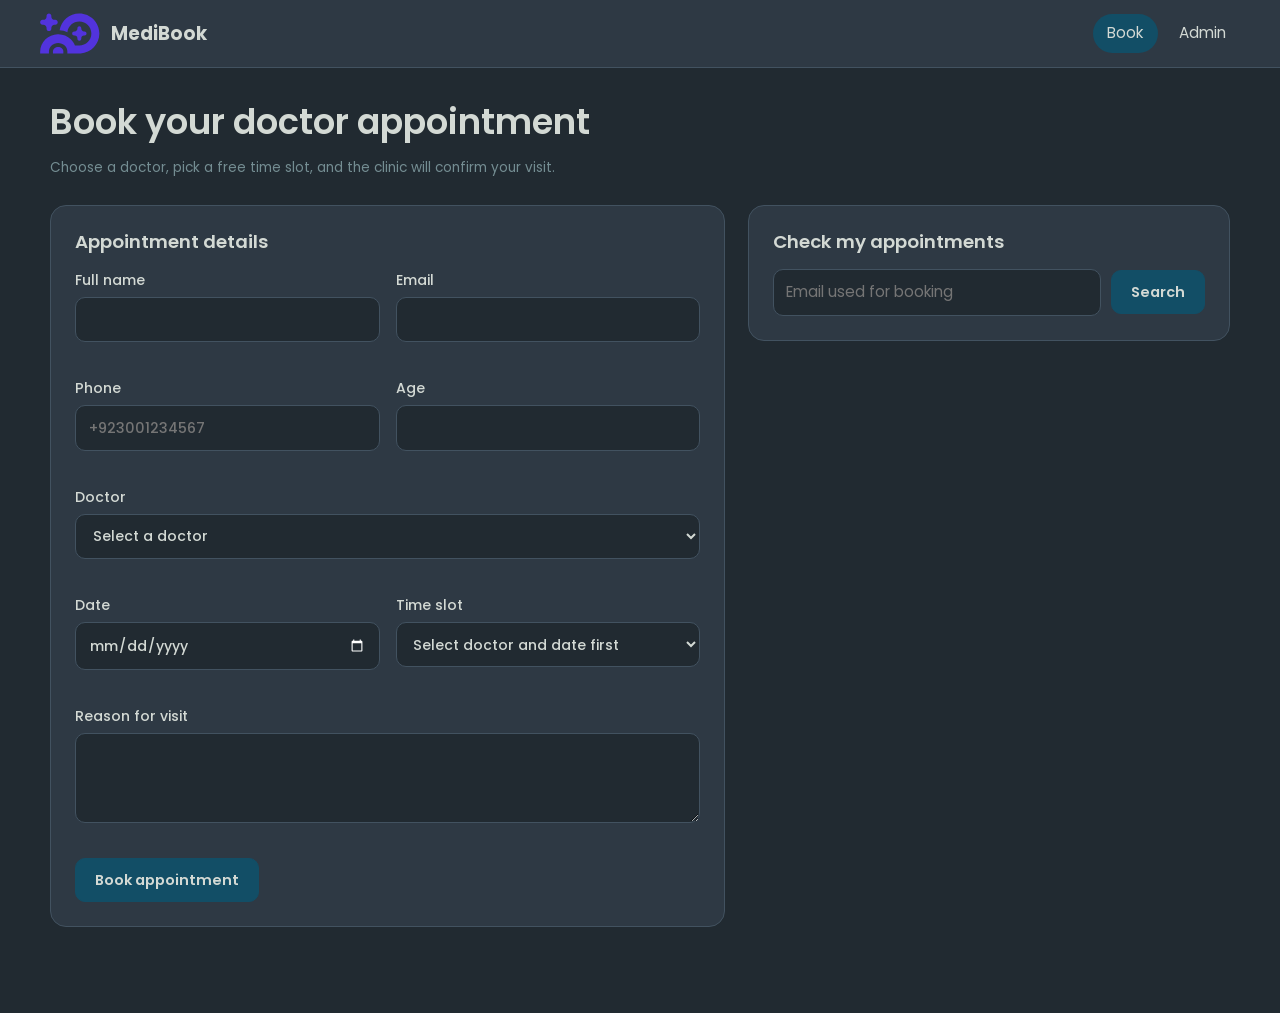
<file: index.html>
<!doctype html>
<html lang="en">
  <head>
    <meta charset="utf-8" />
    <meta name="viewport" content="width=device-width, initial-scale=1" />
    <title>MediBook – Book a Doctor Appointment</title>
    <link rel="preconnect" href="https://fonts.googleapis.com" />
    <link rel="preconnect" href="https://fonts.gstatic.com" crossorigin />
    <link
      href="https://fonts.googleapis.com/css2?family=Poppins:wght@400;500;600;700&display=swap"
      rel="stylesheet"
    />
    <link rel="stylesheet" href="style.css" />
  </head>
  <body data-page="user">
    <header class="top">
      <div
        style="
          display: flex;
          justify-content: center;
          align-items: center;
          gap: 10px;
        "
      >
        <img src="./logo.svg" alt="" />
        <a class="brand" href="index.html">MediBook</a>
      </div>
      <nav>
        <a class="on" href="index.html">Book</a><a href="admin.html">Admin</a>
      </nav>
    </header>
    <main class="wrap">
      <div class="hero">
        <h1>Book your doctor appointment</h1>
        <p class="mute">
          Choose a doctor, pick a free time slot, and the clinic will confirm
          your visit.
        </p>
      </div>
      <div class="cols">
        <form id="appForm" class="card" novalidate>
          <h2>Appointment details</h2>
          <div class="grid">
            <label
              >Full name<input
                name="name"
                autocomplete="name"
                maxlength="40" /><small class="err" data-for="name"></small
            ></label>
            <label
              >Email<input
                name="email"
                type="email"
                autocomplete="email" /><small
                class="err"
                data-for="email"
              ></small
            ></label>
            <label
              >Phone<input
                name="phone"
                type="tel"
                placeholder="+923001234567"
                autocomplete="tel" /><small class="err" data-for="phone"></small
            ></label>
            <label
              >Age<input name="age" type="number" min="1" max="120" /><small
                class="err"
                data-for="age"
              ></small
            ></label>
            <label class="full"
              >Doctor<select name="doctor"></select
              ><small class="err" data-for="doctor"></small
            ></label>
            <label
              >Date<input name="date" type="date" /><small
                class="err"
                data-for="date"
              ></small
            ></label>
            <label
              >Time slot<select name="time"></select
              ><small class="err" data-for="time"></small
            ></label>
            <label class="full"
              >Reason for visit<textarea
                name="reason"
                maxlength="200"
              ></textarea
              ><small class="err" data-for="reason"></small
            ></label>
          </div>
          <button class="btn" type="submit" style="margin-top: 1rem">
            Book appointment
          </button>
          <div id="done" class="ok" role="status" hidden></div>
        </form>
        <section class="card">
          <h2>Check my appointments</h2>
          <div class="row">
            <input
              id="lookEmail"
              type="email"
              placeholder="Email used for booking"
              aria-label="Email"
            />
            <button id="lookBtn" class="btn" type="button">Search</button>
          </div>
          <small class="err" id="lookErr"></small>
          <div id="mine"></div>
        </section>
      </div>
    </main>
    <script src="script.js"></script>
  </body>
</html>
</file>
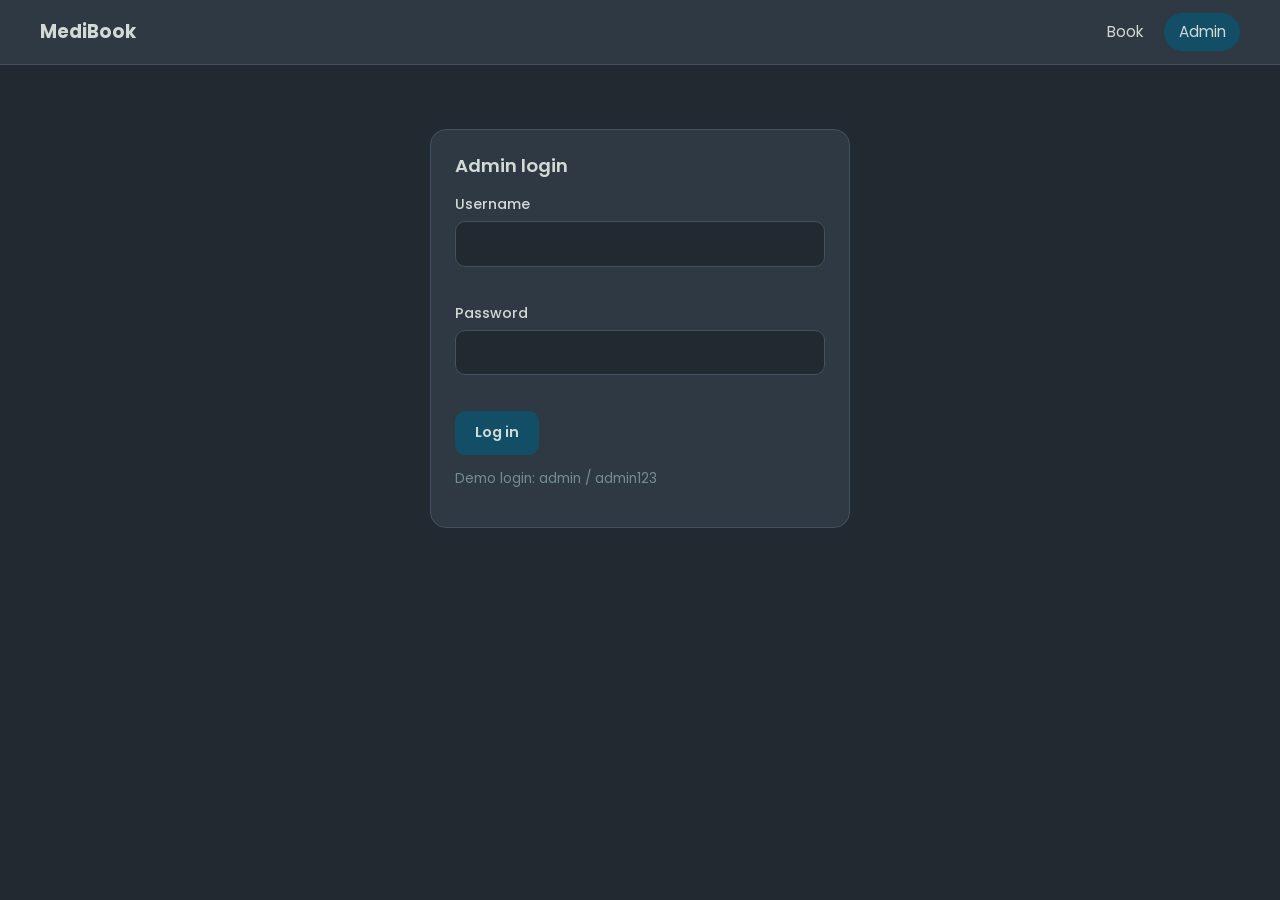
<file: admin.html>
<!DOCTYPE html>
<html lang="en">
<head>
<meta charset="utf-8">
<meta name="viewport" content="width=device-width, initial-scale=1">
<title>MediBook – Admin Panel</title>
<link rel="preconnect" href="https://fonts.googleapis.com">
<link rel="preconnect" href="https://fonts.gstatic.com" crossorigin>
<link href="https://fonts.googleapis.com/css2?family=Poppins:wght@400;500;600;700&display=swap" rel="stylesheet">
<link rel="stylesheet" href="style.css">
</head>
<body data-page="admin">
<header class="top">
  <a class="brand" href="index.html">MediBook</a>
  <nav><a href="index.html">Book</a><a class="on" href="admin.html">Admin</a><button id="logout" class="btn ghost sm" hidden>Log out</button></nav>
</header>
<main class="wrap">
  <section id="login" class="card login">
    <h2>Admin login</h2>
    <form id="loginForm" novalidate>
      <div class="grid">
        <label class="full">Username<input name="user" autocomplete="username"><small class="err" data-for="user"></small></label>
        <label class="full">Password<input name="pass" type="password" autocomplete="current-password"><small class="err" data-for="pass"></small></label>
      </div>
      <button class="btn" type="submit" style="margin-top:1rem">Log in</button>
      <p class="mute">Demo login: admin / admin123</p>
    </form>
  </section>

  <div id="panel" hidden>
    <div class="hero"><h1>Admin dashboard</h1><p class="mute">Manage appointments and doctors.</p></div>
    <div class="stats" id="stats"></div>

    <section class="card">
      <h2>All appointments</h2>
      <div class="row" style="margin-bottom:1rem">
        <input id="fSearch" placeholder="Search by patient, email, doctor or ID" aria-label="Search">
        <select id="fStatus" aria-label="Filter by status"><option value="">All statuses</option><option>Pending</option><option>Scheduled</option><option>Cancelled</option></select>
      </div>
      <div class="tbl">
        <table>
          <thead><tr><th>ID</th><th>Patient</th><th>Doctor</th><th>Date and time</th><th>Reason</th><th>Status</th><th>Actions</th></tr></thead>
          <tbody id="tbody"></tbody>
        </table>
      </div>
    </section>

    <section class="card">
      <h2>Doctors</h2>
      <form id="docForm" novalidate>
        <div class="grid" style="grid-template-columns:repeat(auto-fit,minmax(180px,1fr))">
          <label>Name<input name="name" placeholder="Dr. Full Name" maxlength="40"><small class="err" data-for="name"></small></label>
          <label>Specialization<input name="spec" placeholder="Cardiology" maxlength="30"><small class="err" data-for="spec"></small></label>
          <label>Experience (years)<input name="exp" type="number" min="0" max="60"><small class="err" data-for="exp"></small></label>
        </div>
        <button class="btn" type="submit" style="margin-top:.6rem">Add doctor</button>
      </form>
      <div id="docs" style="margin-top:1rem"></div>
    </section>
  </div>
</main>

<dialog id="dlg">
  <h2>Schedule appointment</h2>
  <p class="mute" id="dlgInfo"></p>
  <form id="dlgForm" novalidate>
    <div class="grid">
      <label>Date<input name="date" type="date"><small class="err" data-for="date"></small></label>
      <label>Time slot<select name="time"></select><small class="err" data-for="time"></small></label>
    </div>
    <div class="row" style="margin-top:1rem;justify-content:flex-end">
      <button type="button" id="dlgCancel" class="btn ghost">Close</button>
      <button type="submit" class="btn">Confirm schedule</button>
    </div>
  </form>
</dialog>
<script src="script.js"></script>
</body>
</html>
</file>
<file: style.css>
:root {
  --bg: #212a31;
  --panel: #2e3944;
  --accent: #124e66;
  --mute: #748d92;
  --text: #d3d9d4;
  --line: #425260;
  --bad: #e8878f;
  --ok: #7fd1a3;
}
* {
  box-sizing: border-box;
}
[hidden] {
  display: none !important;
}
body {
  margin: 0;
  background: var(--bg);
  color: var(--text);
  font:
    400 0.95rem/1.6 'Poppins',
    system-ui,
    sans-serif;
  color-scheme: dark;
}
h1,
h2,
h3 {
  margin: 0;
  font-weight: 600;
  line-height: 1.25;
}
h2 {
  font-size: 1.15rem;
  margin-bottom: 1rem;
}
.mute {
  color: var(--mute);
  font-size: 0.85rem;
}
.top {
  position: sticky;
  top: 0;
  z-index: 5;
  display: flex;
  justify-content: space-between;
  align-items: center;
  gap: 1rem;
  padding: 0.8rem clamp(1rem, 4vw, 2.5rem);
  background: var(--panel);
  border-bottom: 1px solid var(--line);
}
.brand {
  display: flex;
  align-items: center;
  gap: 0.6rem;
  font-weight: 700;
  font-size: 1.15rem;
  color: var(--text);
  text-decoration: none;
}
nav {
  display: flex;
  align-items: center;
  gap: 0.4rem;
}
nav a {
  padding: 0.45rem 0.9rem;
  border-radius: 999px;
  color: var(--text);
  text-decoration: none;
}
nav a.on,
nav a:hover {
  background: var(--accent);
}
.wrap {
  width: min(1180px, 100% - 2rem);
  margin: 2rem auto 4rem;
}
.hero {
  margin-bottom: 1.6rem;
}
.hero h1 {
  font-size: clamp(1.5rem, 3.4vw, 2.2rem);
  margin-bottom: 0.4rem;
}
.cols {
  display: grid;
  grid-template-columns: 1.4fr 1fr;
  gap: 1.4rem;
  align-items: start;
}
.card {
  background: var(--panel);
  border: 1px solid var(--line);
  border-radius: 16px;
  padding: 1.5rem;
  margin-bottom: 1.4rem;
}
.grid {
  display: grid;
  grid-template-columns: repeat(2, 1fr);
  gap: 1rem;
}
.full {
  grid-column: 1/-1;
}
label {
  display: grid;
  gap: 0.35rem;
  font-weight: 500;
  font-size: 0.88rem;
  align-content: start;
}
input,
select,
textarea {
  width: 100%;
  font: inherit;
  color: var(--text);
  background: var(--bg);
  border: 1px solid var(--line);
  border-radius: 10px;
  padding: 0.65rem 0.8rem;
}
textarea {
  min-height: 90px;
  resize: vertical;
}
input:focus,
select:focus,
textarea:focus {
  outline: 0;
  border-color: var(--mute);
  box-shadow: 0 0 0 3px rgba(18, 78, 102, 0.7);
}
.bad {
  border-color: var(--bad);
}
.err {
  color: var(--bad);
  font-size: 0.78rem;
  font-weight: 400;
  min-height: 1.1em;
}
.btn {
  font:
    600 0.9rem 'Poppins',
    sans-serif;
  cursor: pointer;
  color: var(--text);
  background: var(--accent);
  border: 1px solid var(--accent);
  border-radius: 10px;
  padding: 0.65rem 1.2rem;
}
.btn:hover {
  filter: brightness(1.25);
}
.btn.ghost {
  background: transparent;
  border-color: var(--mute);
}
.btn.danger {
  background: transparent;
  border-color: var(--bad);
  color: var(--bad);
}
.btn.sm {
  padding: 0.3rem 0.7rem;
  font-size: 0.78rem;
}
.row {
  display: flex;
  gap: 0.6rem;
  flex-wrap: wrap;
  align-items: center;
}
.row input,
.row select {
  flex: 1;
  min-width: 150px;
}
.ok {
  background: rgba(127, 209, 163, 0.12);
  border: 1px solid var(--ok);
  color: var(--ok);
  padding: 0.9rem 1rem;
  border-radius: 12px;
  margin-top: 1rem;
}
.item {
  display: flex;
  justify-content: space-between;
  gap: 1rem;
  align-items: center;
  padding: 0.9rem 0;
  border-top: 1px solid var(--line);
}
.badge {
  display: inline-block;
  padding: 0.15rem 0.7rem;
  border-radius: 999px;
  font-size: 0.76rem;
  font-weight: 600;
  border: 1px solid;
}
.b-pending {
  color: var(--text);
  border-color: var(--mute);
}
.b-scheduled {
  background: var(--accent);
  border-color: var(--accent);
}
.b-cancelled {
  color: var(--bad);
  border-color: var(--bad);
}
.stats {
  display: grid;
  grid-template-columns: repeat(auto-fit, minmax(170px, 1fr));
  gap: 1rem;
  margin-bottom: 1.4rem;
}
.stats div {
  background: var(--panel);
  border: 1px solid var(--line);
  border-radius: 14px;
  padding: 1rem 1.2rem;
}
.stats b {
  display: block;
  font-size: 1.9rem;
  line-height: 1.2;
}
.tbl {
  overflow-x: auto;
}
table {
  width: 100%;
  border-collapse: collapse;
  min-width: 820px;
}
th,
td {
  text-align: left;
  padding: 0.75rem 0.6rem;
  border-top: 1px solid var(--line);
  vertical-align: top;
}
th {
  color: var(--mute);
  font-weight: 500;
  font-size: 0.82rem;
  border-top: 0;
}
.reason {
  max-width: 220px;
  overflow-wrap: anywhere;
}
.acts {
  display: flex;
  gap: 0.4rem;
  flex-wrap: wrap;
}
.login {
  max-width: 420px;
  margin: 4rem auto;
}
dialog {
  background: var(--panel);
  color: var(--text);
  border: 1px solid var(--mute);
  border-radius: 16px;
  padding: 1.5rem;
  width: min(420px, 92vw);
}
dialog::backdrop {
  background: rgba(0, 0, 0, 0.65);
}
@media (max-width: 900px) {
  .cols {
    grid-template-columns: 1fr;
  }
}
@media (max-width: 640px) {
  .grid {
    grid-template-columns: 1fr;
  }
  .card {
    padding: 1.1rem;
  }
}
</file>
